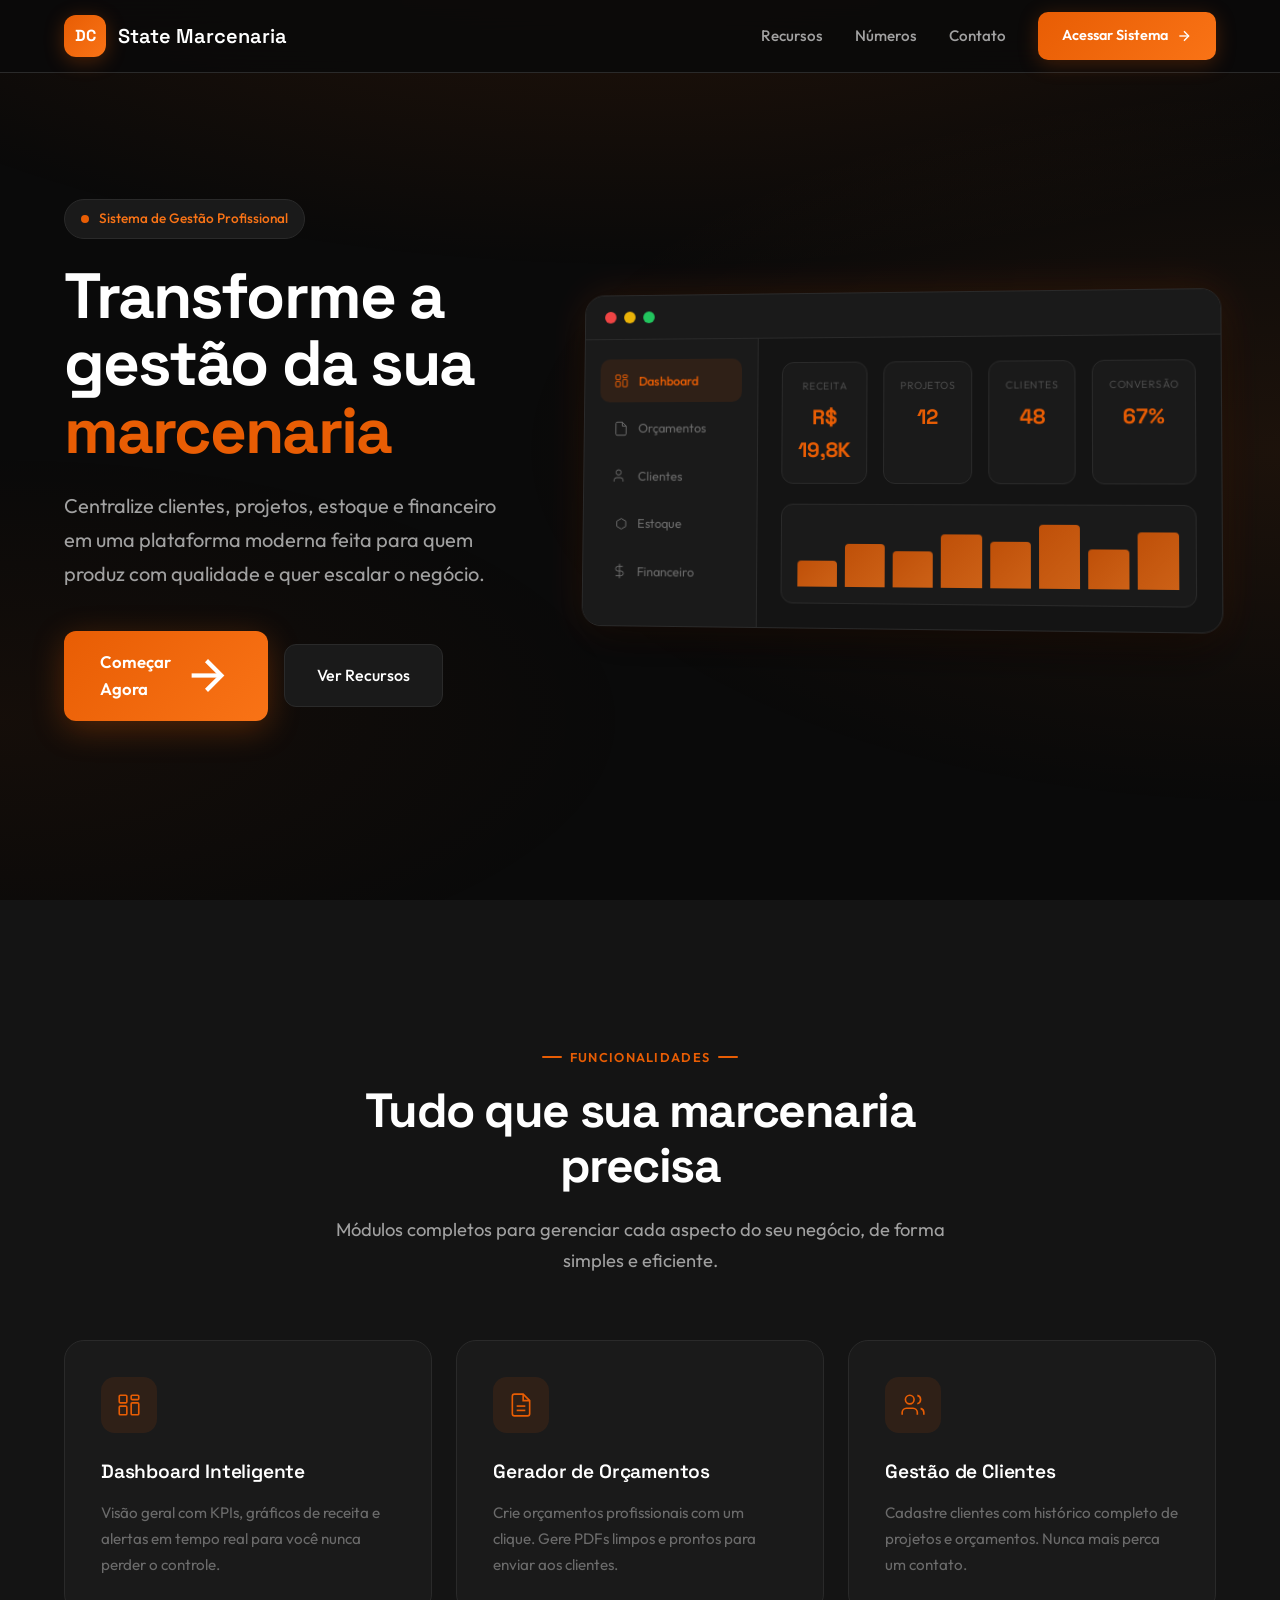
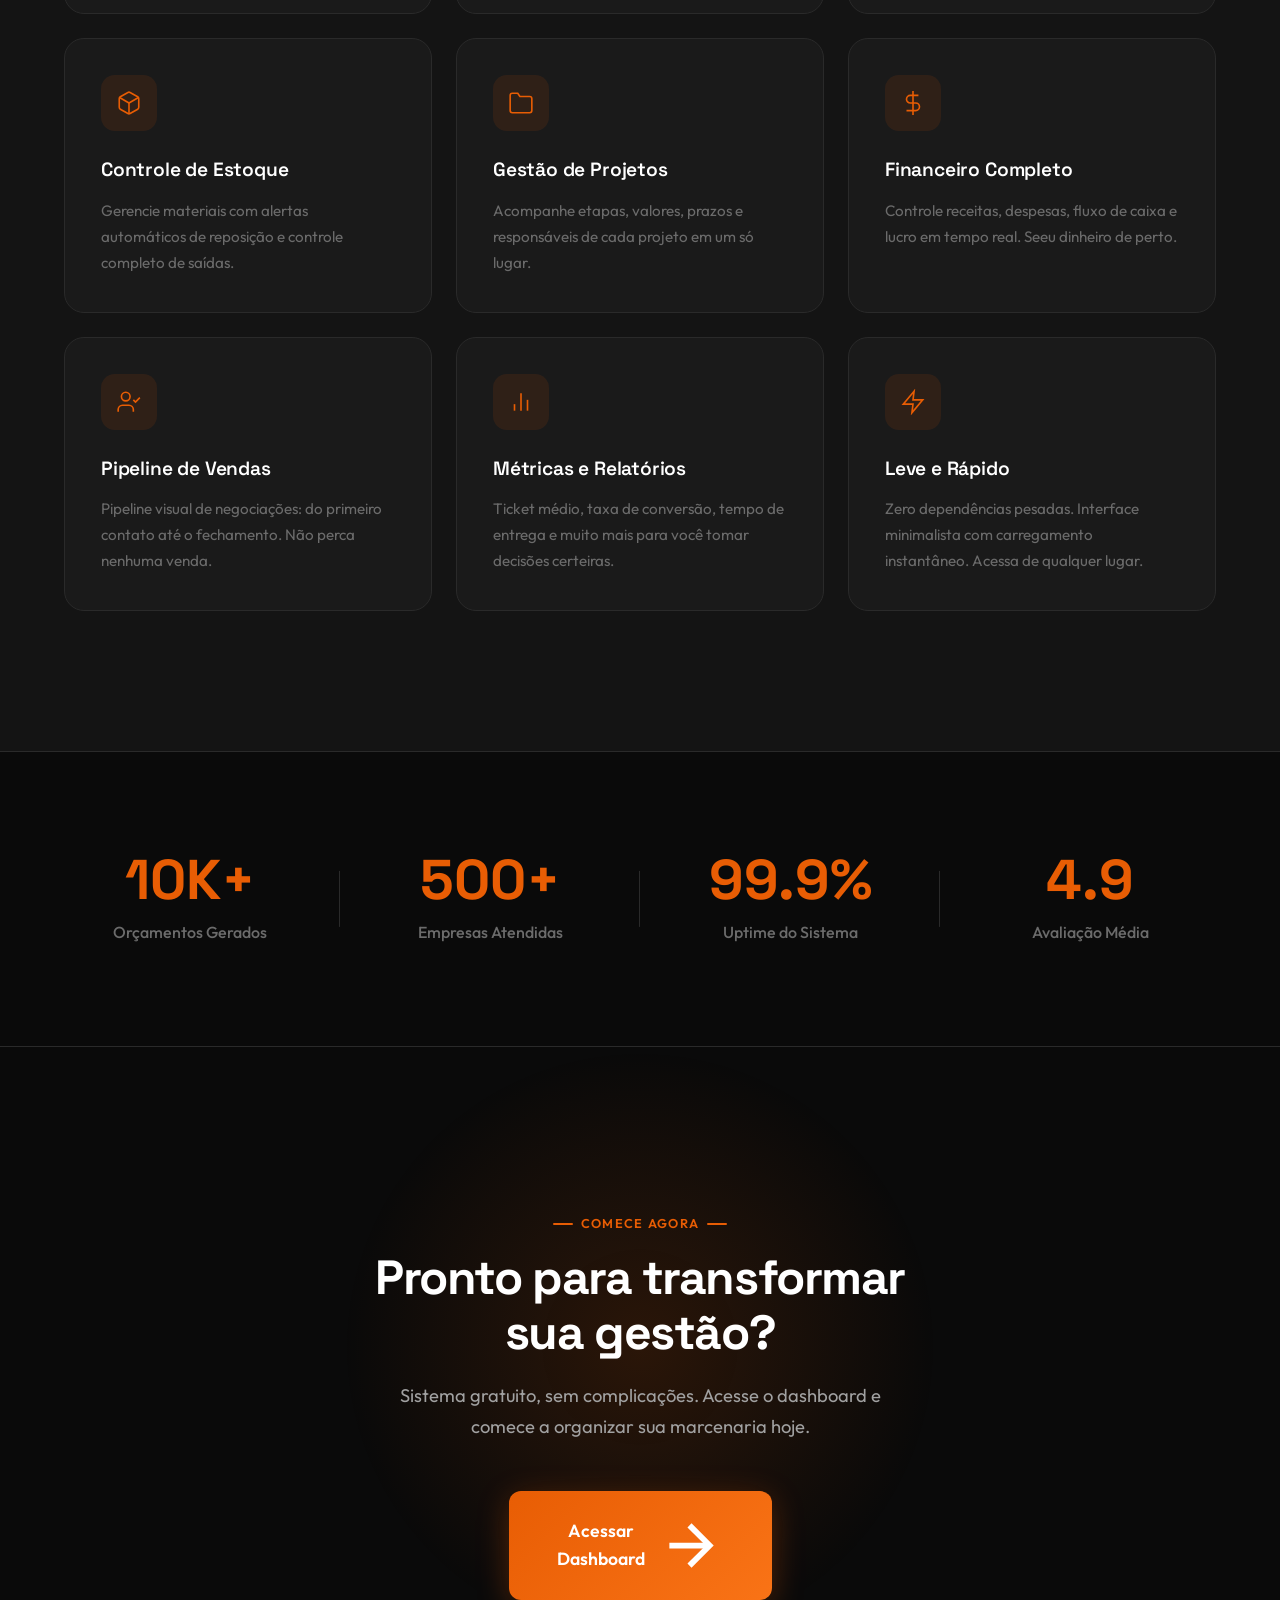
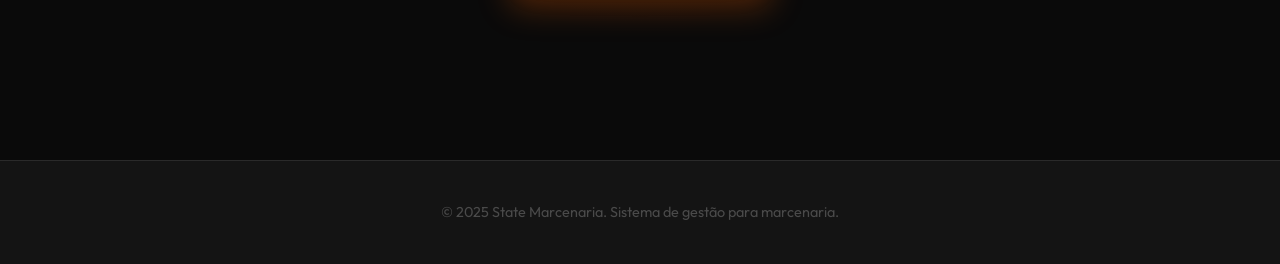
<file: index.html>
<!DOCTYPE html>
<html lang="pt-BR">
<head>
    <meta charset="UTF-8">
    <meta name="viewport" content="width=device-width, initial-scale=1.0">
    <link rel="icon" href="data:image/svg+xml,<svg xmlns='http://www.w3.org/2000/svg' viewBox='0 0 100 100'><rect fill='%23e85d04' rx='20' width='100' height='100'/><circle cx='35' cy='50' r='12' fill='white'/><circle cx='65' cy='50' r='12' fill='white'/><rect x='25' y='68' width='50' height='8' rx='4' fill='white'/></svg>">
    <title>State Marcenaria — Sistema de Gestão para Marcenaria</title>
    <meta name="description" content="Gerencie sua marcenaria com eficiência. Controle clientes, projetos, estoque, financeiro e orçamentos em um sistema moderno, leve e profissional.">
    <link rel="stylesheet" href="landing.css">
</head>
<body>
    <!-- Header -->
    <header class="landing-header">
        <div class="container">
            <a href="#" class="landing-logo">
                <div class="landing-logo-mark">DC</div>
                <span class="landing-logo-text">State Marcenaria</span>
            </a>
            <nav class="landing-nav">
                <ul class="landing-nav-links">
                    <li><a href="#recursos">Recursos</a></li>
                    <li><a href="#numeros">Números</a></li>
                    <li><a href="#contato">Contato</a></li>
                </ul>
                <a href="dashboard.html" class="landing-cta-btn">
                    Acessar Sistema
                    <svg viewBox="0 0 24 24" width="16" height="16" fill="none" stroke="currentColor" stroke-width="2"><path d="M5 12h14"/><path d="m12 5 7 7-7 7"/></svg>
                </a>
            </nav>
        </div>
    </header>

    <!-- Hero -->
    <section class="hero">
        <div class="container">
            <div class="hero-inner">
                <div class="hero-text">
                    <div class="hero-badge">Sistema de Gestão Profissional</div>
                    <h1>Transforme a gestão da sua <span>marcenaria</span></h1>
                    <p class="hero-desc">Centralize clientes, projetos, estoque e financeiro em uma plataforma moderna feita para quem produz com qualidade e quer escalar o negócio.</p>
                    <div class="hero-actions">
                        <a href="dashboard.html" class="btn-hero-primary">
                            Começar Agora
                            <svg viewBox="0 0 24 24" fill="none" stroke="currentColor" stroke-width="2"><path d="M5 12h14"/><path d="m12 5 7 7-7 7"/></svg>
                        </a>
                        <a href="#recursos" class="btn-hero-secondary">
                            Ver Recursos
                        </a>
                    </div>
                </div>
                <div class="hero-visual">
                    <div class="hero-mockup">
                        <div class="mockup-titlebar">
                            <span class="mockup-dot dot-r"></span>
                            <span class="mockup-dot dot-y"></span>
                            <span class="mockup-dot dot-g"></span>
                        </div>
                        <div class="mockup-content">
                            <div class="mockup-sidebar">
                                <div class="mockup-nav-item active">
                                    <svg viewBox="0 0 24 24" width="16" height="16" fill="none" stroke="currentColor" stroke-width="1.5"><rect x="3" y="3" width="7" height="7" rx="1"/><rect x="14" y="3" width="7" height="4" rx="1"/><rect x="14" y="10" width="7" height="11" rx="1"/><rect x="3" y="13" width="7" height="8" rx="1"/></svg>
                                    Dashboard
                                </div>
                                <div class="mockup-nav-item">
                                    <svg viewBox="0 0 24 24" width="16" height="16" fill="none" stroke="currentColor" stroke-width="1.5"><path d="M14 2H6a2 2 0 0 0-2 2v16a2 2 0 0 0 2 2h12a2 2 0 0 0 2-2V8Z"/><path d="M14 2v6h6"/></svg>
                                    Orçamentos
                                </div>
                                <div class="mockup-nav-item">
                                    <svg viewBox="0 0 24 24" width="16" height="16" fill="none" stroke="currentColor" stroke-width="1.5"><path d="M16 21v-2a4 4 0 0 0-4-4H6a4 4 0 0 0-4 4v2"/><circle cx="9" cy="7" r="4"/></svg>
                                    Clientes
                                </div>
                                <div class="mockup-nav-item">
                                    <svg viewBox="0 0 24 24" width="16" height="16" fill="none" stroke="currentColor" stroke-width="1.5"><path d="M21 16V8l-7-4-7 4v8l7 4 7-4z"/></svg>
                                    Estoque
                                </div>
                                <div class="mockup-nav-item">
                                    <svg viewBox="0 0 24 24" width="16" height="16" fill="none" stroke="currentColor" stroke-width="1.5"><line x1="12" y1="1" x2="12" y2="23"/><path d="M17 5H9.5a3.5 3.5 0 0 0 0 7h5a3.5 3.5 0 0 1 0 7H6"/></svg>
                                    Financeiro
                                </div>
                            </div>
                            <div class="mockup-main">
                                <div class="mockup-kpis">
                                    <div class="mockup-kpi">
                                        <div class="mockup-kpi-label">Receita</div>
                                        <div class="mockup-kpi-value">R$ 19,8K</div>
                                    </div>
                                    <div class="mockup-kpi">
                                        <div class="mockup-kpi-label">Projetos</div>
                                        <div class="mockup-kpi-value">12</div>
                                    </div>
                                    <div class="mockup-kpi">
                                        <div class="mockup-kpi-label">Clientes</div>
                                        <div class="mockup-kpi-value">48</div>
                                    </div>
                                    <div class="mockup-kpi">
                                        <div class="mockup-kpi-label">Conversão</div>
                                        <div class="mockup-kpi-value">67%</div>
                                    </div>
                                </div>
                                <div class="mockup-chart">
                                    <div class="mockup-bar" style="height:40%"></div>
                                    <div class="mockup-bar" style="height:65%"></div>
                                    <div class="mockup-bar" style="height:55%"></div>
                                    <div class="mockup-bar" style="height:80%"></div>
                                    <div class="mockup-bar" style="height:70%"></div>
                                    <div class="mockup-bar" style="height:95%"></div>
                                    <div class="mockup-bar" style="height:60%"></div>
                                    <div class="mockup-bar" style="height:85%"></div>
                                </div>
                            </div>
                        </div>
                    </div>
                </div>
            </div>
        </div>
    </section>

    <!-- Features -->
    <section class="features" id="recursos">
        <div class="container">
            <div class="section-header">
                <div class="section-label">Funcionalidades</div>
                <h2 class="section-title">Tudo que sua marcenaria precisa</h2>
                <p class="section-desc">Módulos completos para gerenciar cada aspecto do seu negócio, de forma simples e eficiente.</p>
            </div>

            <div class="features-grid">
                <div class="feature-item">
                    <div class="feature-item-icon">
                        <svg viewBox="0 0 24 24" fill="none" stroke="currentColor" stroke-width="1.5"><rect x="3" y="3" width="7" height="7" rx="1"/><rect x="14" y="3" width="7" height="4" rx="1"/><rect x="14" y="10" width="7" height="11" rx="1"/><rect x="3" y="13" width="7" height="8" rx="1"/></svg>
                    </div>
                    <h3>Dashboard Inteligente</h3>
                    <p>Visão geral com KPIs, gráficos de receita e alertas em tempo real para você nunca perder o controle.</p>
                </div>
                <div class="feature-item">
                    <div class="feature-item-icon">
                        <svg viewBox="0 0 24 24" fill="none" stroke="currentColor" stroke-width="1.5"><path d="M14 2H6a2 2 0 0 0-2 2v16a2 2 0 0 0 2 2h12a2 2 0 0 0 2-2V8Z"/><path d="M14 2v6h6"/><path d="M16 13H8"/><path d="M16 17H8"/></svg>
                    </div>
                    <h3>Gerador de Orçamentos</h3>
                    <p>Crie orçamentos profissionais com um clique. Gere PDFs limpos e prontos para enviar aos clientes.</p>
                </div>
                <div class="feature-item">
                    <div class="feature-item-icon">
                        <svg viewBox="0 0 24 24" fill="none" stroke="currentColor" stroke-width="1.5"><path d="M16 21v-2a4 4 0 0 0-4-4H6a4 4 0 0 0-4 4v2"/><circle cx="9" cy="7" r="4"/><path d="M22 21v-2a4 4 0 0 0-3-3.87"/><path d="M16 3.13a4 4 0 0 1 0 7.75"/></svg>
                    </div>
                    <h3>Gestão de Clientes</h3>
                    <p>Cadastre clientes com histórico completo de projetos e orçamentos. Nunca mais perca um contato.</p>
                </div>
                <div class="feature-item">
                    <div class="feature-item-icon">
                        <svg viewBox="0 0 24 24" fill="none" stroke="currentColor" stroke-width="1.5"><path d="M21 16V8a2 2 0 0 0-1-1.73l-7-4a2 2 0 0 0-2 0l-7 4A2 2 0 0 0 3 8v8a2 2 0 0 0 1 1.73l7 4a2 2 0 0 0 2 0l7-4A2 2 0 0 0 21 16Z"/><path d="m3.27 6.96 8.73 5.05 8.73-5.05"/><path d="M12 22.08V12"/></svg>
                    </div>
                    <h3>Controle de Estoque</h3>
                    <p>Gerencie materiais com alertas automáticos de reposição e controle completo de saídas.</p>
                </div>
                <div class="feature-item">
                    <div class="feature-item-icon">
                        <svg viewBox="0 0 24 24" fill="none" stroke="currentColor" stroke-width="1.5"><path d="M22 19a2 2 0 0 1-2 2H4a2 2 0 0 1-2-2V5a2 2 0 0 1 2-2h5l2 3h9a2 2 0 0 1 2 2z"/></svg>
                    </div>
                    <h3>Gestão de Projetos</h3>
                    <p>Acompanhe etapas, valores, prazos e responsáveis de cada projeto em um só lugar.</p>
                </div>
                <div class="feature-item">
                    <div class="feature-item-icon">
                        <svg viewBox="0 0 24 24" fill="none" stroke="currentColor" stroke-width="1.5"><line x1="12" y1="1" x2="12" y2="23"/><path d="M17 5H9.5a3.5 3.5 0 0 0 0 7h5a3.5 3.5 0 0 1 0 7H6"/></svg>
                    </div>
                    <h3>Financeiro Completo</h3>
                    <p>Controle receitas, despesas, fluxo de caixa e lucro em tempo real. Seeu dinheiro de perto.</p>
                </div>
                <div class="feature-item">
                    <div class="feature-item-icon">
                        <svg viewBox="0 0 24 24" fill="none" stroke="currentColor" stroke-width="1.5"><path d="M16 21v-2a4 4 0 0 0-4-4H6a4 4 0 0 0-4 4v2"/><circle cx="9" cy="7" r="4"/><path d="m22 8-4 4-2-2"/></svg>
                    </div>
                    <h3>Pipeline de Vendas</h3>
                    <p>Pipeline visual de negociações: do primeiro contato até o fechamento. Não perca nenhuma venda.</p>
                </div>
                <div class="feature-item">
                    <div class="feature-item-icon">
                        <svg viewBox="0 0 24 24" fill="none" stroke="currentColor" stroke-width="1.5"><path d="M18 20V10"/><path d="M12 20V4"/><path d="M6 20v-6"/></svg>
                    </div>
                    <h3>Métricas e Relatórios</h3>
                    <p>Ticket médio, taxa de conversão, tempo de entrega e muito mais para você tomar decisões certeiras.</p>
                </div>
                <div class="feature-item">
                    <div class="feature-item-icon">
                        <svg viewBox="0 0 24 24" fill="none" stroke="currentColor" stroke-width="1.5"><path d="M13 2 3 14h9l-1 8 10-12h-9l1-8z"/></svg>
                    </div>
                    <h3>Leve e Rápido</h3>
                    <p>Zero dependências pesadas. Interface minimalista com carregamento instantâneo. Acessa de qualquer lugar.</p>
                </div>
            </div>
        </div>
    </section>

    <!-- Stats -->
    <section class="stats" id="numeros">
        <div class="container">
            <div class="stats-grid">
                <div class="stat-item">
                    <div class="stat-number">10K+</div>
                    <div class="stat-label">Orçamentos Gerados</div>
                </div>
                <div class="stat-item">
                    <div class="stat-number">500+</div>
                    <div class="stat-label">Empresas Atendidas</div>
                </div>
                <div class="stat-item">
                    <div class="stat-number">99.9%</div>
                    <div class="stat-label">Uptime do Sistema</div>
                </div>
                <div class="stat-item">
                    <div class="stat-number">4.9</div>
                    <div class="stat-label">Avaliação Média</div>
                </div>
            </div>
        </div>
    </section>

    <!-- CTA -->
    <section class="cta" id="contato">
        <div class="container">
            <div class="section-label">Comece Agora</div>
            <h2 class="section-title">Pronto para transformar<br>sua gestão?</h2>
            <p class="section-desc">Sistema gratuito, sem complicações. Acesse o dashboard e comece a organizar sua marcenaria hoje.</p>
            <a href="dashboard.html" class="btn-hero-primary">
                Acessar Dashboard
                <svg viewBox="0 0 24 24" fill="none" stroke="currentColor" stroke-width="2"><path d="M5 12h14"/><path d="m12 5 7 7-7 7"/></svg>
            </a>
        </div>
    </section>

    <!-- Footer -->
    <footer class="landing-footer">
        <div class="container">
            <p>© 2025 State Marcenaria. Sistema de gestão para marcenaria.</p>
        </div>
    </footer>
</body>
</html>
</file>
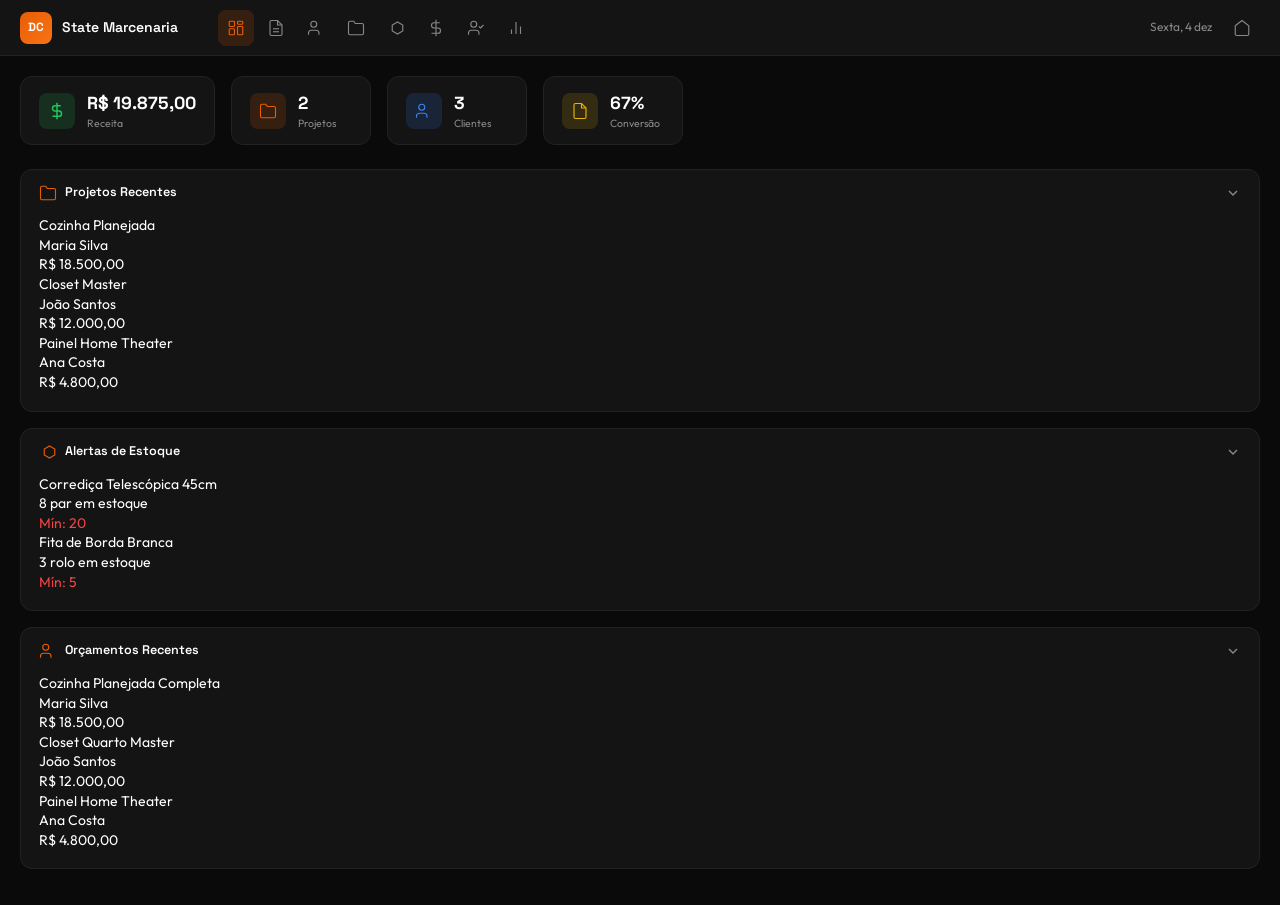
<file: dashboard.html>
<!DOCTYPE html>
<html lang="pt-BR">
<head>
    <meta charset="UTF-8">
    <meta name="viewport" content="width=device-width, initial-scale=1.0">
    <link rel="icon" href="data:image/svg+xml,<svg xmlns='http://www.w3.org/2000/svg' viewBox='0 0 100 100'><rect fill='%23e85d04' rx='20' width='100' height='100'/><circle cx='35' cy='50' r='12' fill='white'/><circle cx='65' cy='50' r='12' fill='white'/><rect x='25' y='68' width='50' height='8' rx='4' fill='white'/></svg>">
    <title>State Marcenaria</title>
    <meta name="description" content="Sistema de gestão para marcenaria">
    <link rel="stylesheet" href="dashboard.css">
</head>
<body>
    <div class="app">
        <!-- Top Bar -->
        <header class="topbar">
            <div class="topbar-left">
                <button class="mobile-nav-btn" id="mobileMenuBtn" onclick="App.toggleMobileMenu()">
                    <svg viewBox="0 0 24 24" fill="none" stroke="currentColor" stroke-width="2"><line x1="3" y1="6" x2="21" y2="6"/><line x1="3" y1="12" x2="21" y2="12"/><line x1="3" y1="18" x2="21" y2="18"/></svg>
                </button>
                <a href="index.html" class="topbar-logo">
                    <div class="logo-icon">DC</div>
                    <span class="logo-text">State Marcenaria</span>
                </a>
                
                <nav class="icon-nav">
                    <button class="icon-nav-btn active" data-module="dashboard" title="Dashboard">
                        <svg viewBox="0 0 24 24" width="18" height="18" fill="none" stroke="currentColor" stroke-width="1.5"><rect x="3" y="3" width="7" height="7" rx="1"/><rect x="14" y="3" width="7" height="4" rx="1"/><rect x="14" y="10" width="7" height="11" rx="1"/><rect x="3" y="13" width="7" height="8" rx="1"/></svg>
                    </button>
                    <button class="icon-nav-btn" data-module="orcamentos" title="Orçamentos">
                        <svg viewBox="0 0 24 24" width="18" height="18" fill="none" stroke="currentColor" stroke-width="1.5"><path d="M14 2H6a2 2 0 0 0-2 2v16a2 2 0 0 0 2 2h12a2 2 0 0 0 2-2V8Z"/><path d="M14 2v6h6"/><path d="M16 13H8"/><path d="M16 17H8"/></svg>
                    </button>
                    <button class="icon-nav-btn" data-module="clientes" title="Clientes">
                        <svg viewBox="0 0 24 24" width="18" height="18" fill="none" stroke="currentColor" stroke-width="1.5"><path d="M16 21v-2a4 4 0 0 0-4-4H6a4 4 0 0 0-4 4v2"/><circle cx="9" cy="7" r="4"/></svg>
                    </button>
                    <button class="icon-nav-btn" data-module="projetos" title="Projetos">
                        <svg viewBox="0 0 24 24" width="18" height="18" fill="none" stroke="currentColor" stroke-width="1.5"><path d="M22 19a2 2 0 0 1-2 2H4a2 2 0 0 1-2-2V5a2 2 0 0 1 2-2h5l2 3h9a2 2 0 0 1 2 2z"/></svg>
                    </button>
                    <button class="icon-nav-btn" data-module="estoque" title="Estoque">
                        <svg viewBox="0 0 24 24" width="18" height="18" fill="none" stroke="currentColor" stroke-width="1.5"><path d="M21 16V8l-7-4-7 4v8l7 4 7-4z"/></svg>
                        <span class="badge" id="estoque-alert-badge" style="display:none">0</span>
                    </button>
                    <button class="icon-nav-btn" data-module="financeiro" title="Financeiro">
                        <svg viewBox="0 0 24 24" width="18" height="18" fill="none" stroke="currentColor" stroke-width="1.5"><line x1="12" y1="1" x2="12" y2="23"/><path d="M17 5H9.5a3.5 3.5 0 0 0 0 7h5a3.5 3.5 0 0 1 0 7H6"/></svg>
                    </button>
                    <button class="icon-nav-btn" data-module="negociacoes" title="Negociações">
                        <svg viewBox="0 0 24 24" width="18" height="18" fill="none" stroke="currentColor" stroke-width="1.5"><path d="M16 21v-2a4 4 0 0 0-4-4H6a4 4 0 0 0-4 4v2"/><circle cx="9" cy="7" r="4"/><path d="m22 8-4 4-2-2"/></svg>
                    </button>
                    <button class="icon-nav-btn" data-module="metricas" title="Métricas">
                        <svg viewBox="0 0 24 24" width="18" height="18" fill="none" stroke="currentColor" stroke-width="1.5"><path d="M18 20V10"/><path d="M12 20V4"/><path d="M6 20v-6"/></svg>
                    </button>
                </nav>
            </div>
            
            <div class="topbar-right">
                <span class="date-display" id="current-date"></span>
                <a href="index.html" class="icon-nav-btn" title="Voltar ao site">
                    <svg viewBox="0 0 24 24" width="18" height="18" fill="none" stroke="currentColor" stroke-width="1.5"><path d="m3 9 9-7 9 7v11a2 2 0 0 1-2 2H5a2 2 0 0 1-2-2z"/></svg>
                </a>
            </div>
        </header>

        <!-- Mobile Menu Overlay -->
        <div class="mobile-menu" id="mobileMenu">
            <div class="mobile-menu-header">
                <span>Menu</span>
                <button class="mobile-menu-close" onclick="App.closeMobileMenu()">
                    <svg viewBox="0 0 24 24" width="20" height="20" fill="none" stroke="currentColor" stroke-width="2"><path d="M18 6L6 18M6 6l12 12"/></svg>
                </button>
            </div>
            <div class="mobile-menu-items" id="mobileMenuItems">
                <!-- Populated by JS -->
            </div>
        </div>

        <!-- Main Content -->
        <main class="main">
            <div class="main-content" id="main-content">
            </div>
        </main>
    </div>

    <!-- Scripts -->
    <script src="shared/store.js"></script>
    <script src="shared/utils.js"></script>
    <script src="modules/dashboard.js"></script>
    <script src="modules/orcamento.js"></script>
    <script src="modules/estoque.js"></script>
    <script src="modules/clientes.js"></script>
    <script src="modules/projetos.js"></script>
    <script src="modules/financeiro.js"></script>
    <script src="modules/negociacoes.js"></script>
    <script src="modules/metricas.js"></script>
    <script src="app.js"></script>
</body>
</html>
</file>
<file: landing.css>
/* ===========================================
   DIGITAL CORTE — Nova Landing Page
   Premium, Sólida, Moderno
   =========================================== */

@import url('https://fonts.googleapis.com/css2?family=Inter:wght@300;400;500;600;700&family=Space+Grotesk:wght@500;600;700&family=Outfit:wght@400;500;600;700&display=swap');

:root {
  --bg-primary: #0a0a0a;
  --bg-secondary: #141414;
  --bg-card: #1a1a1a;
  --bg-card-hover: #222222;
  --bg-elevated: #1f1f1f;
  --border-subtle: #2a2a2a;
  --border-accent: #333333;
  
  /* Nova paleta premium */
  --accent: #e85d04;
  --accent-light: #f97316;
  --accent-glow: rgba(232, 93, 4, 0.4);
  --accent-muted: rgba(232, 93, 4, 0.1);
  --accent-gradient: linear-gradient(135deg, #e85d04 0%, #f97316 100%);
  
  --text-primary: #ffffff;
  --text-secondary: #a1a1a1;
  --text-tertiary: #6b6b6b;
  --text-muted: #4a4a4a;
  
  --success: #22c55e;
  --warning: #eab308;
  --info: #3b82f6;
  
  --font-main: 'Outfit', 'Inter', sans-serif;
  --font-display: 'Space Grotesk', sans-serif;
  
  --radius-sm: 8px;
  --radius-md: 12px;
  --radius-lg: 20px;
  --radius-xl: 28px;
  
  --shadow-sm: 0 2px 8px rgba(0,0,0,0.3);
  --shadow-md: 0 8px 24px rgba(0,0,0,0.4);
  --shadow-lg: 0 20px 48px rgba(0,0,0,0.5);
  --shadow-glow: 0 0 40px rgba(232, 93, 4, 0.15);
}

*, *::before, *::after {
  margin: 0; padding: 0; box-sizing: border-box;
}

html {
  font-size: 16px;
  scroll-behavior: smooth;
}

body {
  font-family: var(--font-main);
  background: var(--bg-primary);
  color: var(--text-primary);
  line-height: 1.6;
  overflow-x: hidden;
  -webkit-font-smoothing: antialiased;
  min-width: 0;
}

/* ── Background Pattern ── */
body::before {
  content: '';
  position: fixed;
  inset: 0;
  background: 
    radial-gradient(ellipse 80% 50% at 50% -20%, rgba(232, 93, 4, 0.15), transparent),
    radial-gradient(ellipse 60% 40% at 100% 50%, rgba(249, 115, 22, 0.08), transparent),
    radial-gradient(ellipse 50% 30% at 0% 80%, rgba(232, 93, 4, 0.05), transparent);
  pointer-events: none;
  z-index: 0;
}

.container {
  width: 100%;
  max-width: 1200px;
  margin: 0 auto;
  padding: 0 24px;
  position: relative;
  z-index: 1;
}

/* ── Header ── */
.landing-header {
  position: fixed;
  top: 0; left: 0; right: 0;
  z-index: 100;
  background: rgba(10, 10, 10, 0.85);
  backdrop-filter: blur(20px);
  border-bottom: 1px solid var(--border-subtle);
}

.landing-header .container {
  display: flex;
  align-items: center;
  justify-content: space-between;
  height: 72px;
}

.landing-logo {
  display: flex;
  align-items: center;
  gap: 12px;
  text-decoration: none;
}

.landing-logo-mark {
  width: 42px;
  height: 42px;
  background: var(--accent-gradient);
  border-radius: 12px;
  display: flex;
  align-items: center;
  justify-content: center;
  font-family: var(--font-display);
  font-weight: 700;
  font-size: 1rem;
  color: white;
  box-shadow: 0 4px 20px rgba(232, 93, 4, 0.3);
}

.landing-logo-text {
  font-family: var(--font-display);
  font-weight: 600;
  font-size: 1.25rem;
  color: var(--text-primary);
}

.landing-nav {
  display: flex;
  align-items: center;
  gap: 32px;
}

.landing-nav-links {
  display: flex;
  gap: 32px;
  list-style: none;
}

.landing-nav-links a {
  color: var(--text-secondary);
  text-decoration: none;
  font-size: 0.95rem;
  font-weight: 500;
  transition: color 0.2s;
}

.landing-nav-links a:hover {
  color: var(--text-primary);
}

.landing-cta-btn {
  display: inline-flex;
  align-items: center;
  gap: 8px;
  padding: 12px 24px;
  background: var(--accent-gradient);
  color: white;
  text-decoration: none;
  border-radius: 10px;
  font-size: 0.9rem;
  font-weight: 600;
  transition: all 0.3s;
  box-shadow: 0 4px 20px rgba(232, 93, 4, 0.25);
}

.landing-cta-btn:hover {
  transform: translateY(-2px);
  box-shadow: 0 8px 30px rgba(232, 93, 4, 0.4);
}

/* ── Hero ── */
.hero {
  min-height: 100vh;
  display: flex;
  align-items: center;
  padding: 120px 0 100px;
}

.hero-inner {
  display: grid;
  grid-template-columns: 1fr 1fr;
  gap: 64px;
  align-items: center;
}

.hero-badge {
  display: inline-flex;
  align-items: center;
  gap: 10px;
  padding: 8px 16px;
  background: var(--bg-card);
  border: 1px solid var(--border-subtle);
  border-radius: 50px;
  font-size: 0.85rem;
  font-weight: 500;
  color: var(--accent-light);
  margin-bottom: 24px;
}

.hero-badge::before {
  content: '';
  width: 8px;
  height: 8px;
  border-radius: 50%;
  background: var(--accent);
  animation: pulse 2s ease infinite;
}

@keyframes pulse {
  0%, 100% { transform: scale(1); opacity: 1; }
  50% { transform: scale(1.2); opacity: 0.7; }
}

.hero h1 {
  font-family: var(--font-display);
  font-size: 4rem;
  font-weight: 700;
  line-height: 1.05;
  margin-bottom: 24px;
  letter-spacing: -0.03em;
}

.hero h1 span {
  color: var(--accent);
  position: relative;
}

.hero-desc {
  font-size: 1.25rem;
  color: var(--text-secondary);
  max-width: 520px;
  margin-bottom: 40px;
  line-height: 1.7;
}

.hero-actions {
  display: flex;
  gap: 16px;
  align-items: center;
}

.btn-hero-primary {
  display: inline-flex;
  align-items: center;
  gap: 10px;
  padding: 18px 36px;
  background: var(--accent-gradient);
  color: white;
  text-decoration: none;
  border-radius: 12px;
  font-size: 1.05rem;
  font-weight: 600;
  transition: all 0.3s;
  box-shadow: 0 8px 32px rgba(232, 93, 4, 0.3);
}

.btn-hero-primary:hover {
  transform: translateY(-3px);
  box-shadow: 0 16px 48px rgba(232, 93, 4, 0.4);
}

.btn-hero-secondary {
  display: inline-flex;
  align-items: center;
  gap: 8px;
  padding: 18px 32px;
  background: var(--bg-card);
  border: 1px solid var(--border-subtle);
  color: var(--text-primary);
  text-decoration: none;
  border-radius: 12px;
  font-size: 1rem;
  font-weight: 500;
  transition: all 0.2s;
}

.btn-hero-secondary:hover {
  background: var(--bg-card-hover);
  border-color: var(--border-accent);
}

/* Hero Visual */
.hero-visual {
  position: relative;
}

.hero-mockup {
  background: var(--bg-secondary);
  border: 1px solid var(--border-subtle);
  border-radius: 20px;
  overflow: hidden;
  box-shadow: var(--shadow-lg), var(--shadow-glow);
  transform: perspective(1200px) rotateY(-5deg) rotateX(2deg);
  transition: transform 0.5s ease;
}

.hero-mockup:hover {
  transform: perspective(1200px) rotateY(-2deg) rotateX(1deg);
}

.mockup-titlebar {
  display: flex;
  align-items: center;
  gap: 8px;
  padding: 16px 20px;
  background: var(--bg-card);
  border-bottom: 1px solid var(--border-subtle);
}

.mockup-dot {
  width: 12px;
  height: 12px;
  border-radius: 50%;
}

.dot-r { background: #ef4444; }
.dot-y { background: #eab308; }
.dot-g { background: #22c55e; }

.mockup-content {
  display: grid;
  grid-template-columns: 180px 1fr;
}

.mockup-sidebar {
  padding: 20px 16px;
  background: var(--bg-card);
  border-right: 1px solid var(--border-subtle);
}

.mockup-nav-item {
  display: flex;
  align-items: center;
  gap: 10px;
  padding: 12px 14px;
  border-radius: 10px;
  font-size: 0.8rem;
  color: var(--text-tertiary);
  margin-bottom: 4px;
}

.mockup-nav-item.active {
  background: var(--accent-muted);
  color: var(--accent);
  font-weight: 500;
}

.mockup-main {
  padding: 24px;
}

.mockup-kpis {
  display: grid;
  grid-template-columns: repeat(4, 1fr);
  gap: 16px;
  margin-bottom: 20px;
}

.mockup-kpi {
  background: var(--bg-card);
  border: 1px solid var(--border-subtle);
  border-radius: 12px;
  padding: 16px;
  text-align: center;
}

.mockup-kpi-label {
  font-size: 0.65rem;
  color: var(--text-muted);
  text-transform: uppercase;
  letter-spacing: 0.05em;
  margin-bottom: 6px;
}

.mockup-kpi-value {
  font-family: var(--font-display);
  font-size: 1.3rem;
  font-weight: 700;
  color: var(--accent);
}

.mockup-chart {
  background: var(--bg-card);
  border: 1px solid var(--border-subtle);
  border-radius: 12px;
  height: 100px;
  display: flex;
  align-items: flex-end;
  padding: 16px;
  gap: 8px;
}

.mockup-bar {
  flex: 1;
  background: var(--accent-gradient);
  border-radius: 4px 4px 0 0;
  animation: grow-bar 1.2s ease-out forwards;
  opacity: 0.8;
}

@keyframes grow-bar {
  from { transform: scaleY(0); }
  to { transform: scaleY(1); }
}

/* ── Features ── */
.features {
  padding: 140px 0;
  background: var(--bg-secondary);
}

.section-header {
  text-align: center;
  max-width: 640px;
  margin: 0 auto 64px;
}

.section-label {
  display: inline-flex;
  align-items: center;
  gap: 8px;
  font-size: 0.8rem;
  font-weight: 600;
  color: var(--accent);
  text-transform: uppercase;
  letter-spacing: 0.1em;
  margin-bottom: 16px;
}

.section-label::before {
  content: '';
  width: 20px;
  height: 2px;
  background: var(--accent);
  border-radius: 2px;
}

.section-label::after {
  content: '';
  width: 20px;
  height: 2px;
  background: var(--accent);
  border-radius: 2px;
}

.section-title {
  font-family: var(--font-display);
  font-size: 3rem;
  font-weight: 700;
  letter-spacing: -0.03em;
  margin-bottom: 20px;
  line-height: 1.15;
}

.section-desc {
  font-size: 1.15rem;
  color: var(--text-secondary);
  line-height: 1.7;
}

.features-grid {
  display: grid;
  grid-template-columns: repeat(3, 1fr);
  gap: 24px;
}

.feature-item {
  background: var(--bg-card);
  border: 1px solid var(--border-subtle);
  border-radius: 20px;
  padding: 36px;
  transition: all 0.3s;
}

.feature-item:hover {
  background: var(--bg-card-hover);
  border-color: var(--accent);
  transform: translateY(-4px);
  box-shadow: var(--shadow-glow);
}

.feature-item-icon {
  width: 56px;
  height: 56px;
  border-radius: 14px;
  display: flex;
  align-items: center;
  justify-content: center;
  margin-bottom: 24px;
  background: var(--accent-muted);
  color: var(--accent);
}

.feature-item-icon svg {
  width: 26px;
  height: 26px;
}

.feature-item h3 {
  font-family: var(--font-display);
  font-size: 1.2rem;
  font-weight: 600;
  margin-bottom: 12px;
  letter-spacing: -0.01em;
}

.feature-item p {
  font-size: 0.95rem;
  color: var(--text-tertiary);
  line-height: 1.7;
}

/* ── Stats ── */
.stats {
  padding: 100px 0;
  background: var(--bg-primary);
  border-top: 1px solid var(--border-subtle);
  border-bottom: 1px solid var(--border-subtle);
}

.stats-grid {
  display: grid;
  grid-template-columns: repeat(4, 1fr);
  gap: 48px;
  text-align: center;
}

.stat-item {
  position: relative;
}

.stat-item:not(:last-child)::after {
  content: '';
  position: absolute;
  right: -24px;
  top: 50%;
  transform: translateY(-50%);
  width: 1px;
  height: 60%;
  background: var(--border-subtle);
}

.stat-number {
  font-family: var(--font-display);
  font-size: 3.5rem;
  font-weight: 700;
  color: var(--accent);
  line-height: 1;
  margin-bottom: 12px;
}

.stat-label {
  font-size: 1rem;
  color: var(--text-tertiary);
  font-weight: 500;
}

/* ── CTA ── */
.cta {
  padding: 160px 0;
  text-align: center;
  position: relative;
}

.cta::before {
  content: '';
  position: absolute;
  top: 0;
  left: 50%;
  transform: translateX(-50%);
  width: 600px;
  height: 600px;
  background: radial-gradient(circle, rgba(232, 93, 4, 0.15) 0%, transparent 70%);
  pointer-events: none;
}

.cta .section-title {
  text-align: center;
  max-width: 600px;
  margin: 0 auto 20px;
}

.cta .section-desc {
  max-width: 500px;
  margin: 0 auto 48px;
  text-align: center;
}

.cta .btn-hero-primary {
  padding: 20px 48px;
  font-size: 1.1rem;
}

/* ── Footer ── */
.landing-footer {
  padding: 40px 0;
  background: var(--bg-secondary);
  border-top: 1px solid var(--border-subtle);
  text-align: center;
}

.landing-footer p {
  font-size: 0.9rem;
  color: var(--text-muted);
}

/* ── Responsive ── */
@media (max-width: 1024px) {
  .hero-inner {
    grid-template-columns: 1fr;
    text-align: center;
    gap: 48px;
  }
  
  .hero h1 { font-size: 3rem; }
  .hero-desc { margin: 0 auto 40px; }
  .hero-actions { justify-content: center; }
  .hero-visual { display: none; }
  .features-grid { grid-template-columns: 1fr 1fr; }
}

@media (max-width: 768px) {
  .landing-nav-links { display: none; }
  .features-grid { grid-template-columns: 1fr; }
  .stats-grid { grid-template-columns: 1fr 1fr; gap: 32px; }
  .stat-item::after { display: none; }
  .section-title { font-size: 2.25rem; }
}

@media (max-width: 480px) {
  .hero h1 { font-size: 2.25rem; }
  .hero-actions { flex-direction: column; width: 100%; }
  .btn-hero-primary, .btn-hero-secondary { width: 100%; justify-content: center; }
  .stats-grid { grid-template-columns: 1fr; }
}
</file>
<file: dashboard.css>
/* ===========================================
   STATE MARCENARIA — Dashboard Styles
   =========================================== */

@import url('https://fonts.googleapis.com/css2?family=Outfit:wght@400;500;600;700&family=Space+Grotesk:wght@500;600;700&display=swap');

:root {
  --bg: #0a0a0a;
  --surface: #141414;
  --surface-2: #1a1a1a;
  --border: #222222;
  
  --accent: #e85d04;
  --accent-light: #f97316;
  --accent-glow: rgba(232, 93, 4, 0.15);
  
  --text: #ffffff;
  --text-2: #888888;
  --text-3: #555555;
  
  --success: #22c55e;
  --warning: #eab308;
  --danger: #ef4444;
  --info: #3b82f6;
  
  --font: 'Outfit', sans-serif;
  --font-display: 'Space Grotesk', sans-serif;
  
  --radius: 8px;
  --radius-lg: 12px;
}

*, *::before, *::after {
  margin: 0; padding: 0; box-sizing: border-box;
}

html { font-size: 14px; }

body {
  font-family: var(--font);
  background: var(--bg);
  color: var(--text);
  line-height: 1.4;
  min-height: 100vh;
}

/* Layout */
.app {
  display: flex;
  min-height: 100vh;
}

/* Top Bar */
.topbar {
  position: fixed;
  top: 0;
  left: 0;
  right: 0;
  height: 56px;
  background: var(--surface);
  border-bottom: 1px solid var(--border);
  display: flex;
  align-items: center;
  justify-content: space-between;
  padding: 0 20px;
  z-index: 100;
}

.topbar-left {
  display: flex;
  align-items: center;
  gap: 16px;
}

.topbar-logo {
  display: flex;
  align-items: center;
  gap: 10px;
  text-decoration: none;
}

.logo-icon {
  width: 32px;
  height: 32px;
  background: linear-gradient(135deg, var(--accent) 0%, var(--accent-light) 100%);
  border-radius: 8px;
  display: flex;
  align-items: center;
  justify-content: center;
  font-family: var(--font-display);
  font-weight: 700;
  font-size: 0.85rem;
  color: white;
}

.logo-text {
  font-family: var(--font-display);
  font-weight: 600;
  font-size: 1rem;
  color: var(--text);
}

/* Icon Nav */
.icon-nav {
  display: flex;
  gap: 4px;
  margin-left: 24px;
}

.icon-nav-btn {
  width: 36px;
  height: 36px;
  border-radius: var(--radius);
  display: flex;
  align-items: center;
  justify-content: center;
  background: transparent;
  border: none;
  color: var(--text-2);
  cursor: pointer;
  transition: all 0.15s;
  position: relative;
}

.icon-nav-btn:hover {
  background: var(--surface-2);
  color: var(--text);
}

.icon-nav-btn.active {
  background: var(--accent-glow);
  color: var(--accent);
}

.icon-nav-btn .badge {
  position: absolute;
  top: 4px;
  right: 4px;
  width: 14px;
  height: 14px;
  background: var(--danger);
  color: white;
  font-size: 0.6rem;
  font-weight: 600;
  border-radius: 50%;
  display: flex;
  align-items: center;
  justify-content: center;
}

.topbar-right {
  display: flex;
  align-items: center;
  gap: 12px;
}

.date-display {
  font-size: 0.85rem;
  color: var(--text-2);
}

/* Main Content */
.main {
  margin-left: 0;
  margin-top: 56px;
  min-height: calc(100vh - 56px);
  flex: 1;
  padding: 20px;
  background: var(--bg);
}

.main-content {
  max-width: 1400px;
  margin: 0 auto;
  animation: fadeIn 0.2s ease;
}

@keyframes fadeIn {
  from { opacity: 0; transform: translateY(4px); }
  to { opacity: 1; transform: translateY(0); }
}

/* Quick Stats Bar */
.stats-bar {
  display: flex;
  gap: 16px;
  margin-bottom: 24px;
  flex-wrap: wrap;
}

.stat-mini {
  background: var(--surface);
  border: 1px solid var(--border);
  border-radius: var(--radius-lg);
  padding: 14px 18px;
  display: flex;
  align-items: center;
  gap: 12px;
  min-width: 140px;
}

.stat-mini-icon {
  width: 36px;
  height: 36px;
  border-radius: var(--radius);
  display: flex;
  align-items: center;
  justify-content: center;
}

.stat-mini-icon.green { background: rgba(34,197,94,0.15); color: var(--success); }
.stat-mini-icon.orange { background: var(--accent-glow); color: var(--accent); }
.stat-mini-icon.blue { background: rgba(59,130,246,0.15); color: var(--info); }
.stat-mini-icon.yellow { background: rgba(234,179,8,0.15); color: var(--warning); }

.stat-mini-value {
  font-family: var(--font-display);
  font-size: 1.25rem;
  font-weight: 700;
}

.stat-mini-label {
  font-size: 0.75rem;
  color: var(--text-2);
}

/* Section */
.section {
  background: var(--surface);
  border: 1px solid var(--border);
  border-radius: var(--radius-lg);
  margin-bottom: 16px;
  overflow: hidden;
}

.section-header {
  display: flex;
  align-items: center;
  justify-content: space-between;
  padding: 14px 18px;
  cursor: pointer;
  transition: background 0.15s;
}

.section-header:hover {
  background: var(--surface-2);
}

.section-title {
  font-family: var(--font-display);
  font-size: 0.9rem;
  font-weight: 600;
  display: flex;
  align-items: center;
  gap: 8px;
}

.section-title .icon {
  width: 18px;
  height: 18px;
  color: var(--accent);
}

.section-body {
  padding: 0 18px 18px;
}

.section.collapsed .section-body {
  display: none;
}

.section.collapsed .section-toggle {
  transform: rotate(-90deg);
}

.section-toggle {
  width: 16px;
  height: 16px;
  color: var(--text-2);
  transition: transform 0.2s;
}

/* Table Minimal */
.table-minimal {
  width: 100%;
}

.table-minimal th {
  text-align: left;
  font-size: 0.7rem;
  font-weight: 600;
  color: var(--text-3);
  text-transform: uppercase;
  letter-spacing: 0.05em;
  padding: 10px 12px;
  border-bottom: 1px solid var(--border);
}

.table-minimal td {
  padding: 12px;
  font-size: 0.85rem;
  border-bottom: 1px solid var(--border);
  vertical-align: middle;
}

.table-minimal tr:hover td {
  background: var(--surface-2);
}

.table-minimal .col-num {
  font-family: var(--font-display);
  font-weight: 600;
  text-align: right;
}

.table-clickable tbody tr {
  cursor: pointer;
}

/* Status Pills */
.status-pill {
  display: inline-flex;
  align-items: center;
  gap: 4px;
  padding: 4px 10px;
  border-radius: 12px;
  font-size: 0.7rem;
  font-weight: 500;
}

.status-pill::before {
  content: '';
  width: 5px;
  height: 5px;
  border-radius: 50%;
}

.status-pill.green { background: rgba(34,197,94,0.15); color: var(--success); }
.status-pill.green::before { background: var(--success); }
.status-pill.orange { background: var(--accent-glow); color: var(--accent); }
.status-pill.orange::before { background: var(--accent); }
.status-pill.yellow { background: rgba(234,179,8,0.15); color: var(--warning); }
.status-pill.yellow::before { background: var(--warning); }
.status-pill.red { background: rgba(239,68,68,0.15); color: var(--danger); }
.status-pill.red::before { background: var(--danger); }
.status-pill.blue { background: rgba(59,130,246,0.15); color: var(--info); }
.status-pill.blue::before { background: var(--info); }

/* Modal */
.modal-overlay {
  position: fixed;
  inset: 0;
  background: rgba(0,0,0,0.7);
  display: flex;
  align-items: center;
  justify-content: center;
  z-index: 100;
  opacity: 0;
  pointer-events: none;
  transition: opacity 0.2s;
  padding: 20px;
}

.modal-overlay.show {
  opacity: 1;
  pointer-events: auto;
}

.modal {
  background: var(--surface);
  border: 1px solid var(--border);
  border-radius: var(--radius-lg);
  width: 100%;
  max-width: 480px;
  max-height: 90vh;
  overflow-y: auto;
}

.modal-header {
  display: flex;
  align-items: center;
  justify-content: space-between;
  padding: 16px 20px;
  border-bottom: 1px solid var(--border);
}

.modal-header h3 {
  font-family: var(--font-display);
  font-size: 1rem;
  font-weight: 600;
}

.modal-close {
  width: 28px;
  height: 28px;
  border-radius: 6px;
  display: flex;
  align-items: center;
  justify-content: center;
  background: transparent;
  border: none;
  color: var(--text-2);
  cursor: pointer;
}

.modal-close:hover {
  background: var(--surface-2);
  color: var(--text);
}

.modal-body {
  padding: 20px;
}

.modal-footer {
  display: flex;
  justify-content: flex-end;
  gap: 8px;
  padding: 16px 20px;
  border-top: 1px solid var(--border);
}

/* Forms */
.form-group {
  margin-bottom: 16px;
}

.form-group label {
  display: block;
  font-size: 0.8rem;
  font-weight: 500;
  color: var(--text-2);
  margin-bottom: 6px;
}

.form-input, .form-select {
  width: 100%;
  padding: 10px 12px;
  background: var(--bg);
  border: 1px solid var(--border);
  border-radius: var(--radius);
  color: var(--text);
  font-size: 0.9rem;
  outline: none;
  transition: border-color 0.15s;
}

.form-input:focus, .form-select:focus {
  border-color: var(--accent);
}

.form-row {
  display: grid;
  grid-template-columns: 1fr 1fr;
  gap: 12px;
}

/* Buttons */
.btn {
  display: inline-flex;
  align-items: center;
  justify-content: center;
  gap: 6px;
  padding: 10px 16px;
  border-radius: var(--radius);
  font-size: 0.85rem;
  font-weight: 500;
  cursor: pointer;
  border: none;
  transition: all 0.15s;
}

.btn-primary {
  background: var(--accent);
  color: white;
}

.btn-primary:hover {
  background: var(--accent-light);
}

.btn-ghost {
  background: transparent;
  color: var(--text-2);
  border: 1px solid var(--border);
}

.btn-ghost:hover {
  background: var(--surface-2);
  color: var(--text);
}

.btn-danger {
  background: rgba(239,68,68,0.15);
  color: var(--danger);
}

.btn-danger:hover {
  background: var(--danger);
  color: white;
}

.btn-sm {
  padding: 6px 12px;
  font-size: 0.8rem;
}

.btn-sm svg {
  width: 14px;
  height: 14px;
}

/* Detail Row */
.detail-row-mini {
  display: flex;
  justify-content: space-between;
  align-items: center;
  padding: 8px 0;
  border-bottom: 1px solid var(--border);
}

.detail-row-mini:last-child {
  border-bottom: none;
}

.detail-row-mini span {
  font-size: 0.85rem;
  color: var(--text-2);
}

.detail-row-mini strong {
  font-size: 0.9rem;
  font-weight: 500;
}

/* Toast */
.toast {
  position: fixed;
  bottom: 24px;
  right: 24px;
  background: var(--surface);
  border: 1px solid var(--border);
  border-radius: var(--radius);
  padding: 12px 16px;
  display: flex;
  align-items: center;
  gap: 8px;
  font-size: 0.85rem;
  box-shadow: 0 8px 24px rgba(0,0,0,0.4);
  z-index: 200;
  transform: translateY(20px);
  opacity: 0;
  transition: all 0.2s;
}

.toast.show {
  transform: translateY(0);
  opacity: 1;
}

.toast-success { border-left: 3px solid var(--success); }
.toast-error { border-left: 3px solid var(--danger); }

/* Empty State */
.empty-mini {
  text-align: center;
  padding: 32px 16px;
  color: var(--text-3);
  font-size: 0.85rem;
}

/* FAB */
.fab {
  position: fixed;
  bottom: 24px;
  right: 24px;
  width: 52px;
  height: 52px;
  background: var(--accent);
  border-radius: 50%;
  display: flex;
  align-items: center;
  justify-content: center;
  border: none;
  cursor: pointer;
  box-shadow: 0 4px 20px rgba(232,93,4,0.4);
  transition: all 0.2s;
  z-index: 50;
}

.fab:hover {
  transform: scale(1.1);
  box-shadow: 0 8px 30px rgba(232,93,4,0.5);
}

.fab svg {
  width: 24px;
  height: 24px;
  color: white;
}

/* Mobile Nav Button */
.mobile-nav-btn {
  display: none;
  width: 36px;
  height: 36px;
  border-radius: var(--radius);
  align-items: center;
  justify-content: center;
  background: transparent;
  border: none;
  color: var(--text-2);
  cursor: pointer;
}

.mobile-nav-btn:hover {
  background: var(--surface-2);
  color: var(--text);
}

.mobile-nav-btn svg {
  width: 20px;
  height: 20px;
}

/* Mobile Menu */
.mobile-menu {
  position: fixed;
  top: 56px;
  left: 0;
  right: 0;
  bottom: 0;
  background: var(--surface);
  z-index: 200;
  transform: translateX(-100%);
  transition: transform 0.3s ease;
  display: block;
}

.mobile-menu.show {
  transform: translateX(0);
}

.mobile-menu-header {
  display: flex;
  justify-content: space-between;
  align-items: center;
  padding: 16px 20px;
  border-bottom: 1px solid var(--border);
}

.mobile-menu-header span {
  font-family: var(--font-display);
  font-weight: 600;
  font-size: 1rem;
}

.mobile-menu-close {
  width: 32px;
  height: 32px;
  border-radius: var(--radius);
  display: flex;
  align-items: center;
  justify-content: center;
  background: transparent;
  border: none;
  color: var(--text-2);
  cursor: pointer;
}

.mobile-menu-items {
  padding: 12px;
  display: flex;
  flex-direction: column;
  gap: 4px;
  overflow-y: auto;
}

.mobile-menu-btn {
  display: flex;
  align-items: center;
  gap: 12px;
  padding: 14px 16px;
  border-radius: var(--radius);
  background: transparent;
  border: none;
  color: var(--text);
  font-size: 0.95rem;
  font-weight: 500;
  cursor: pointer;
  transition: all 0.15s;
  text-align: left;
  width: 100%;
}

.mobile-menu-btn:hover {
  background: var(--surface-2);
}

.mobile-menu-btn.active {
  background: var(--accent-glow);
  color: var(--accent);
}

.mobile-menu-btn .icon {
  width: 20px;
  height: 20px;
  flex-shrink: 0;
}

.mobile-menu-btn .badge {
  margin-left: auto;
  background: var(--danger);
  color: white;
  font-size: 0.7rem;
  font-weight: 600;
  padding: 2px 8px;
  border-radius: 10px;
}

/* Pipeline */
.pipeline-grid {
  display: grid;
  grid-template-columns: repeat(5, 1fr);
  gap: 12px;
}

.pipeline-col {
  background: var(--surface-2);
  border-radius: var(--radius-lg);
  padding: 12px;
}

.pipeline-col-header {
  display: flex;
  align-items: center;
  justify-content: space-between;
  margin-bottom: 12px;
  padding-bottom: 8px;
  border-bottom: 1px solid var(--border);
}

.pipeline-col-title {
  display: flex;
  align-items: center;
  gap: 6px;
  font-size: 0.75rem;
  font-weight: 600;
}

.pipeline-col-title span {
  width: 6px;
  height: 6px;
  border-radius: 50%;
}

.pipeline-col-count {
  font-size: 0.7rem;
  color: var(--text-3);
}

.pipeline-card-mini {
  background: var(--bg);
  border: 1px solid var(--border);
  border-radius: var(--radius);
  padding: 10px;
  margin-bottom: 8px;
  cursor: pointer;
}

.pipeline-card-mini:hover {
  border-color: var(--accent);
}

.pipeline-card-title {
  font-size: 0.8rem;
  font-weight: 500;
  margin-bottom: 4px;
}

.pipeline-card-value {
  font-family: var(--font-display);
  font-size: 0.85rem;
  font-weight: 600;
  color: var(--accent);
}

/* Responsive */
@media (max-width: 900px) {
  .mobile-nav-btn {
    display: flex !important;
  }
  
  .icon-nav {
    display: none;
  }
  
  .pipeline-grid {
    grid-template-columns: repeat(3, 1fr);
  }
  
  .table-minimal th:nth-child(2),
  .table-minimal td:nth-child(2) {
    display: none;
  }
}

@media (max-width: 768px) {
  .topbar {
    padding: 0 12px;
    height: 50px;
  }
  
  .logo-text {
    display: none;
  }
  
  .main {
    margin-top: 50px;
    padding: 12px;
  }
  
  .stats-bar {
    gap: 8px;
    flex-wrap: nowrap;
    overflow-x: auto;
    padding-bottom: 8px;
  }
  
  .stat-mini {
    min-width: 120px;
    flex-shrink: 0;
  }
  
  .stat-mini-icon {
    width: 32px;
    height: 32px;
  }
  
  .stat-mini-value {
    font-size: 1.1rem;
  }
  
  .section-header {
    padding: 12px 14px;
  }
  
  .section-body {
    padding: 0 14px 14px;
  }
  
  .section-title {
    font-size: 0.85rem;
  }
  
  .table-minimal th:nth-child(3),
  .table-minimal td:nth-child(3) {
    display: none;
  }
  
  .item-value {
    display: none;
  }
  
  .pipeline-grid {
    grid-template-columns: repeat(2, 1fr);
  }
  
  .pipeline-col-title span {
    display: none;
  }
  
  .form-row {
    grid-template-columns: 1fr;
  }
  
  .modal {
    max-width: calc(100% - 20px);
    max-height: 85vh;
  }
  
  .modal-body {
    padding: 14px;
  }
  
  .modal-footer {
    flex-wrap: wrap;
  }
  
  .modal-footer .btn {
    flex: 1;
    min-width: 100px;
  }
}

@media (max-width: 480px) {
  .stats-bar {
    flex-direction: column;
  }
  
  .stat-mini {
    width: 100%;
    min-width: auto;
  }
  
  .stat-mini-icon {
    width: 36px;
    height: 36px;
  }
  
  .table-minimal th:nth-child(4),
  .table-minimal td:nth-child(4) {
    display: none;
  }
  
  .item-row {
    padding: 10px 0;
  }
  
  .item-name {
    font-size: 0.85rem;
  }
  
  .pipeline-grid {
    grid-template-columns: 1fr;
  }
  
  .status-pill {
    padding: 3px 8px;
    font-size: 0.65rem;
  }
  
  .fab {
    bottom: 16px;
    right: 16px;
    width: 48px;
    height: 48px;
  }
  
  .toast {
    left: 12px;
    right: 12px;
    bottom: 12px;
  }
}
</file>
